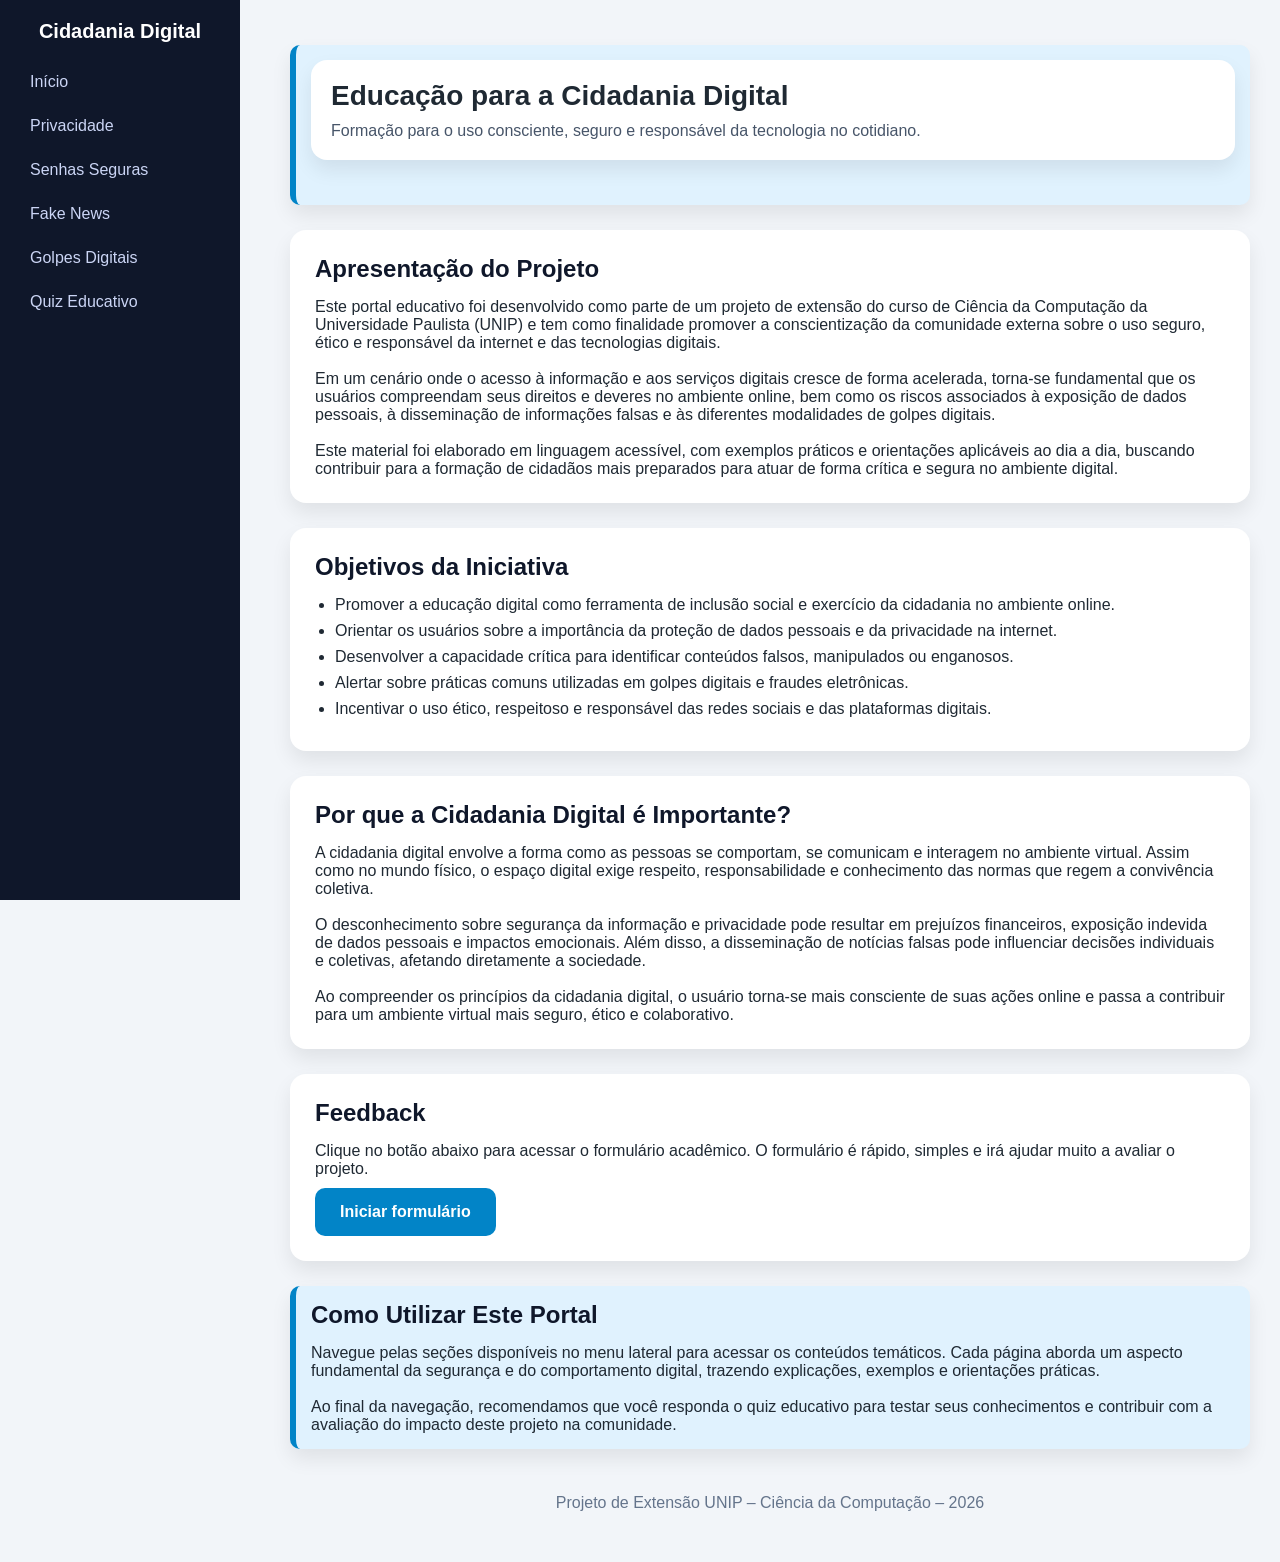
<file: index.html>
<!DOCTYPE html>
<html lang="pt-br">
<head>
  <meta charset="UTF-8">
  <title>Cidadania Digital e Segurança Online</title>
  <link rel="stylesheet" href="css/style.css">
</head>
<body>

<div class="container">

  <aside class="sidebar">
    <h2>Cidadania Digital</h2>
    <a href="index.html">Início</a>
    <a href="pages/privacidade.html">Privacidade</a>
    <a href="pages/senhas.html">Senhas Seguras</a>
    <a href="pages/fake-news.html">Fake News</a>
    <a href="pages/golpes.html">Golpes Digitais</a>
    <a href="pages/quiz.html">Quiz Educativo</a>
  </aside>

  <main class="content">
    <section class="section highlight">
    <header>
      <h1>Educação para a Cidadania Digital</h1>
      <p>Formação para o uso consciente, seguro e responsável da tecnologia no cotidiano.</p>
    </header>
    </section>
    <section class="section">
      <h2>Apresentação do Projeto</h2>
      <p>
        Este portal educativo foi desenvolvido como parte de um projeto de extensão do
        curso de Ciência da Computação da Universidade Paulista (UNIP) e tem como
        finalidade promover a conscientização da comunidade externa sobre o uso seguro,
        ético e responsável da internet e das tecnologias digitais.
      </p> <br>
      <p>
        Em um cenário onde o acesso à informação e aos serviços digitais cresce de forma
        acelerada, torna-se fundamental que os usuários compreendam seus direitos e
        deveres no ambiente online, bem como os riscos associados à exposição de dados
        pessoais, à disseminação de informações falsas e às diferentes modalidades de
        golpes digitais.
      </p> <br>
      <p>
        Este material foi elaborado em linguagem acessível, com exemplos práticos e
        orientações aplicáveis ao dia a dia, buscando contribuir para a formação de
        cidadãos mais preparados para atuar de forma crítica e segura no ambiente
        digital.
      </p>
    </section>

    <section class="section">
      <h2>Objetivos da Iniciativa</h2>
      <ul>
        <li>
          Promover a educação digital como ferramenta de inclusão social e exercício da
          cidadania no ambiente online.
        </li>
        <li>
          Orientar os usuários sobre a importância da proteção de dados pessoais e da
          privacidade na internet.
        </li>
        <li>
          Desenvolver a capacidade crítica para identificar conteúdos falsos,
          manipulados ou enganosos.
        </li>
        <li>
          Alertar sobre práticas comuns utilizadas em golpes digitais e fraudes
          eletrônicas.
        </li>
        <li>
          Incentivar o uso ético, respeitoso e responsável das redes sociais e das
          plataformas digitais.
        </li>
      </ul>
    </section>

    <section class="section">
      <h2>Por que a Cidadania Digital é Importante?</h2>
      <p>
        A cidadania digital envolve a forma como as pessoas se comportam, se comunicam e
        interagem no ambiente virtual. Assim como no mundo físico, o espaço digital
        exige respeito, responsabilidade e conhecimento das normas que regem a
        convivência coletiva.
      </p> <br>
      <p>
        O desconhecimento sobre segurança da informação e privacidade pode resultar em
        prejuízos financeiros, exposição indevida de dados pessoais e impactos
        emocionais. Além disso, a disseminação de notícias falsas pode influenciar
        decisões individuais e coletivas, afetando diretamente a sociedade.
      </p> <br>
      <p>
        Ao compreender os princípios da cidadania digital, o usuário torna-se mais
        consciente de suas ações online e passa a contribuir para um ambiente virtual
        mais seguro, ético e colaborativo.
      </p>
    </section>

    <section class="section">
      <h2>Feedback</h2>
      <p>
        Clique no botão abaixo para acessar o formulário acadêmico. O formulário é rápido,
        simples e irá ajudar muito a avaliar o projeto.
      </p>
      <a href="https://forms.gle/BdRm32YDaE4na8Ng9" target="_blank"
         style="
           display:inline-block;
           background:#0284c7;
           color:white;
           padding:15px 25px;
           border-radius:10px;
           text-decoration:none;
           font-weight:bold;
           margin-top:10px;
         ">
         Iniciar formulário
      </a>
    </section>

    <section class="section highlight">
      <h2>Como Utilizar Este Portal</h2>
      <p>
        Navegue pelas seções disponíveis no menu lateral para acessar os conteúdos
        temáticos. Cada página aborda um aspecto fundamental da segurança e do
        comportamento digital, trazendo explicações, exemplos e orientações práticas.
      </p> <br>
      <p>
        Ao final da navegação, recomendamos que você responda o quiz educativo para
        testar seus conhecimentos e contribuir com a avaliação do impacto deste
        projeto na comunidade.
      </p>
    </section>

    <footer>
      <p>Projeto de Extensão UNIP – Ciência da Computação – 2026</p>
    </footer>
  </main>

</div>

</body>
</html>
</file>
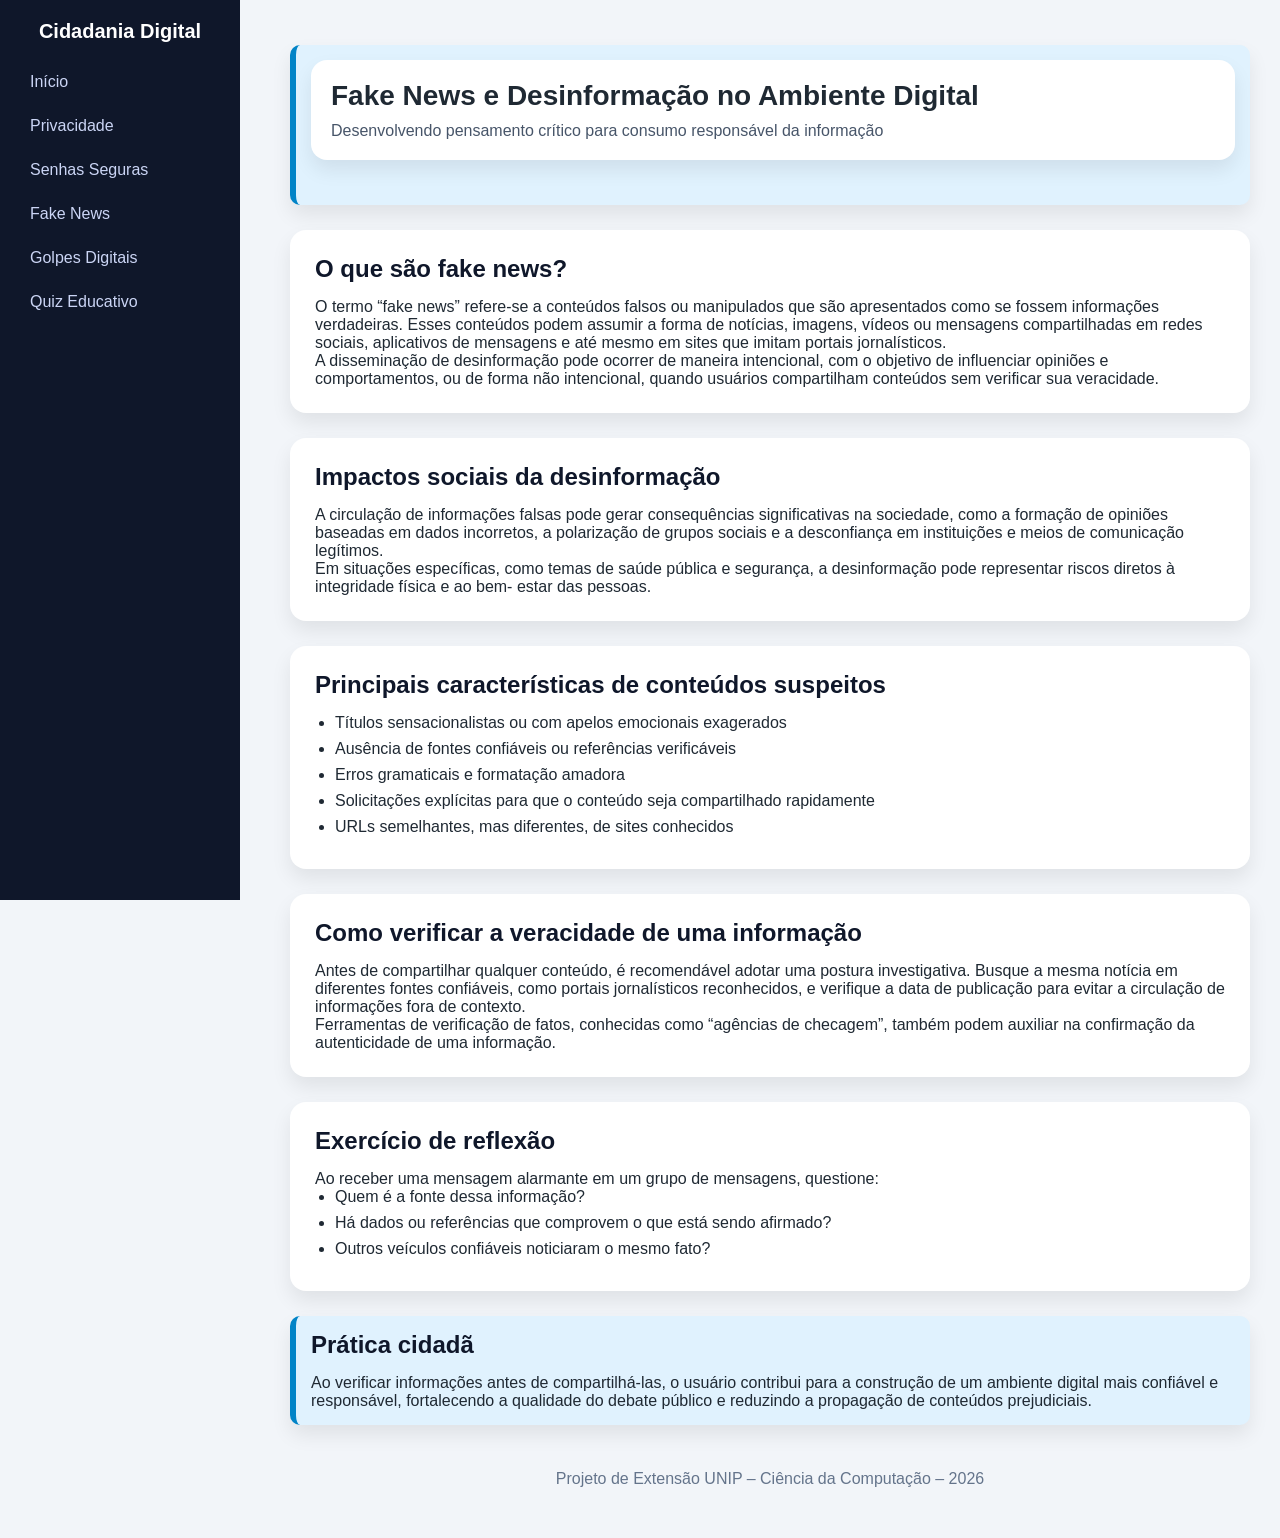
<file: pages/fake-news.html>
<!DOCTYPE html>
<html lang="pt-br">
<head>
  <meta charset="UTF-8">
  <title>Fake News e Desinformação</title>
  <link rel="stylesheet" href="../css/style.css">
</head>
<body>

<div class="container">

  <aside class="sidebar">
    <h2>Cidadania Digital</h2>
    <a href="../index.html">Início</a>
    <a href="privacidade.html">Privacidade</a>
    <a href="senhas.html">Senhas Seguras</a>
    <a href="fake-news.html">Fake News</a>
    <a href="golpes.html">Golpes Digitais</a>
    <a href="quiz.html">Quiz Educativo</a>
  </aside>

  <main class="content">
    <section class="section highlight">
    <header>
      <h1>Fake News e Desinformação no Ambiente Digital</h1>
      <p>Desenvolvendo pensamento crítico para consumo responsável da informação</p>
    </header>
    </section>

    <section class="section">
      <h2>O que são fake news?</h2>
      <p>
        O termo “fake news” refere-se a conteúdos falsos ou manipulados que são
        apresentados como se fossem informações verdadeiras. Esses conteúdos podem
        assumir a forma de notícias, imagens, vídeos ou mensagens compartilhadas em
        redes sociais, aplicativos de mensagens e até mesmo em sites que imitam portais
        jornalísticos.
      </p>
      <p>
        A disseminação de desinformação pode ocorrer de maneira intencional, com o
        objetivo de influenciar opiniões e comportamentos, ou de forma não intencional,
        quando usuários compartilham conteúdos sem verificar sua veracidade.
      </p>
    </section>

    <section class="section">
      <h2>Impactos sociais da desinformação</h2>
      <p>
        A circulação de informações falsas pode gerar consequências significativas na
        sociedade, como a formação de opiniões baseadas em dados incorretos, a
        polarização de grupos sociais e a desconfiança em instituições e meios de
        comunicação legítimos.
      </p>
      <p>
        Em situações específicas, como temas de saúde pública e segurança, a
        desinformação pode representar riscos diretos à integridade física e ao bem-
        estar das pessoas.
      </p>
    </section>

    <section class="section">
      <h2>Principais características de conteúdos suspeitos</h2>
      <ul>
        <li>Títulos sensacionalistas ou com apelos emocionais exagerados</li>
        <li>Ausência de fontes confiáveis ou referências verificáveis</li>
        <li>Erros gramaticais e formatação amadora</li>
        <li>Solicitações explícitas para que o conteúdo seja compartilhado rapidamente</li>
        <li>URLs semelhantes, mas diferentes, de sites conhecidos</li>
      </ul>
    </section>

    <section class="section">
      <h2>Como verificar a veracidade de uma informação</h2>
      <p>
        Antes de compartilhar qualquer conteúdo, é recomendável adotar uma postura
        investigativa. Busque a mesma notícia em diferentes fontes confiáveis, como
        portais jornalísticos reconhecidos, e verifique a data de publicação para
        evitar a circulação de informações fora de contexto.
      </p>
      <p>
        Ferramentas de verificação de fatos, conhecidas como “agências de checagem”,
        também podem auxiliar na confirmação da autenticidade de uma informação.
      </p>
    </section>

    <section class="section">
      <h2>Exercício de reflexão</h2>
      <p>
        Ao receber uma mensagem alarmante em um grupo de mensagens, questione:
      </p>
      <ul>
        <li>Quem é a fonte dessa informação?</li>
        <li>Há dados ou referências que comprovem o que está sendo afirmado?</li>
        <li>Outros veículos confiáveis noticiaram o mesmo fato?</li>
      </ul>
    </section>

    <section class="section highlight">
      <h2>Prática cidadã</h2>
      <p>
        Ao verificar informações antes de compartilhá-las, o usuário contribui para a
        construção de um ambiente digital mais confiável e responsável, fortalecendo a
        qualidade do debate público e reduzindo a propagação de conteúdos prejudiciais.
      </p>
    </section>

    <footer>
      <p>Projeto de Extensão UNIP – Ciência da Computação – 2026</p>
    </footer>
  </main>

</div>

</body>
</html>
</file>
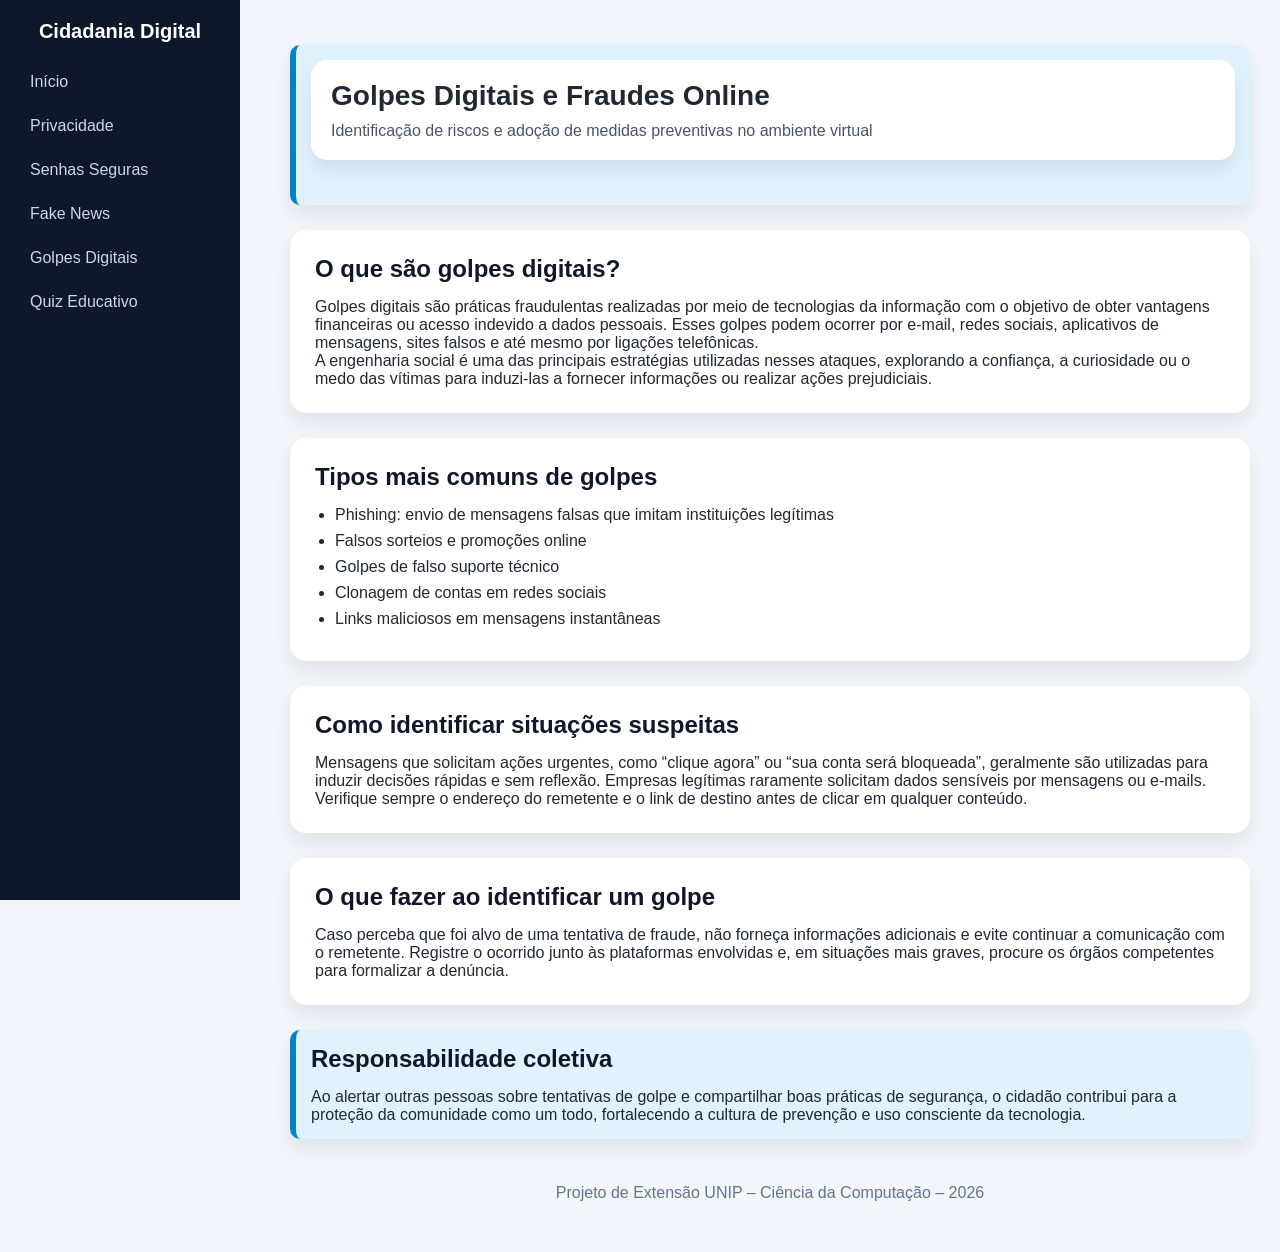
<file: pages/golpes.html>
<!DOCTYPE html>
<html lang="pt-br">
<head>
  <meta charset="UTF-8">
  <title>Golpes Digitais</title>
  <link rel="stylesheet" href="../css/style.css">
</head>
<body>

<div class="container">

  <aside class="sidebar">
    <h2>Cidadania Digital</h2>
    <a href="../index.html">Início</a>
    <a href="privacidade.html">Privacidade</a>
    <a href="senhas.html">Senhas Seguras</a>
    <a href="fake-news.html">Fake News</a>
    <a href="golpes.html">Golpes Digitais</a>
    <a href="quiz.html">Quiz Educativo</a>
  </aside>

  <main class="content">
    <section class="section highlight">
    <header>
      <h1>Golpes Digitais e Fraudes Online</h1>
      <p>Identificação de riscos e adoção de medidas preventivas no ambiente virtual</p>
    </header>
    </section>

    <section class="section">
      <h2>O que são golpes digitais?</h2>
      <p>
        Golpes digitais são práticas fraudulentas realizadas por meio de tecnologias da
        informação com o objetivo de obter vantagens financeiras ou acesso indevido a
        dados pessoais. Esses golpes podem ocorrer por e-mail, redes sociais, aplicativos
        de mensagens, sites falsos e até mesmo por ligações telefônicas.
      </p>
      <p>
        A engenharia social é uma das principais estratégias utilizadas nesses ataques,
        explorando a confiança, a curiosidade ou o medo das vítimas para induzi-las a
        fornecer informações ou realizar ações prejudiciais.
      </p>
    </section>

    <section class="section">
      <h2>Tipos mais comuns de golpes</h2>
      <ul>
        <li>Phishing: envio de mensagens falsas que imitam instituições legítimas</li>
        <li>Falsos sorteios e promoções online</li>
        <li>Golpes de falso suporte técnico</li>
        <li>Clonagem de contas em redes sociais</li>
        <li>Links maliciosos em mensagens instantâneas</li>
      </ul>
    </section>

    <section class="section">
      <h2>Como identificar situações suspeitas</h2>
      <p>
        Mensagens que solicitam ações urgentes, como “clique agora” ou “sua conta será
        bloqueada”, geralmente são utilizadas para induzir decisões rápidas e sem
        reflexão. Empresas legítimas raramente solicitam dados sensíveis por mensagens
        ou e-mails.
      </p>
      <p>
        Verifique sempre o endereço do remetente e o link de destino antes de clicar em
        qualquer conteúdo.
      </p>
    </section>

    <section class="section">
      <h2>O que fazer ao identificar um golpe</h2>
      <p>
        Caso perceba que foi alvo de uma tentativa de fraude, não forneça informações
        adicionais e evite continuar a comunicação com o remetente. Registre o ocorrido
        junto às plataformas envolvidas e, em situações mais graves, procure os órgãos
        competentes para formalizar a denúncia.
      </p>
    </section>

    <section class="section highlight">
      <h2>Responsabilidade coletiva</h2>
      <p>
        Ao alertar outras pessoas sobre tentativas de golpe e compartilhar boas práticas
        de segurança, o cidadão contribui para a proteção da comunidade como um todo,
        fortalecendo a cultura de prevenção e uso consciente da tecnologia.
      </p>
    </section>

    <footer>
      <p>Projeto de Extensão UNIP – Ciência da Computação – 2026</p>
    </footer>
  </main>

</div>

</body>
</html>
</file>
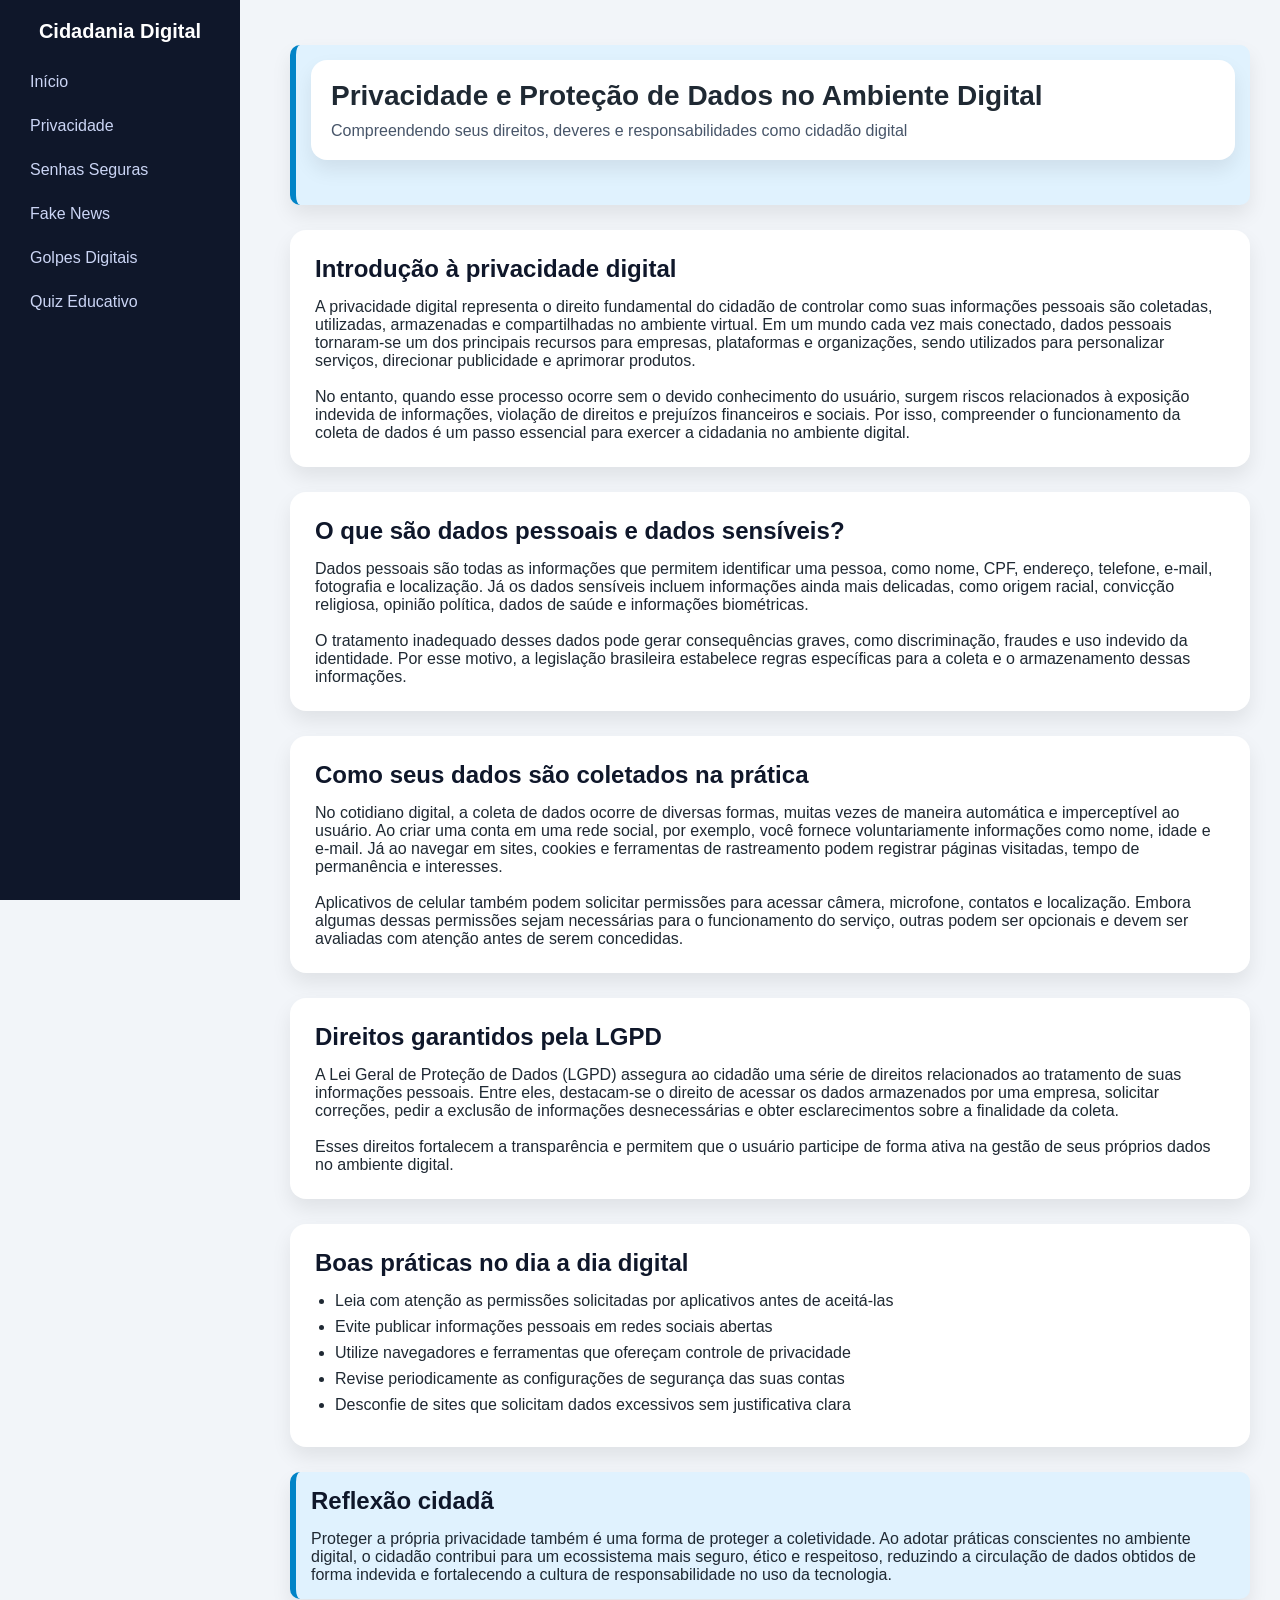
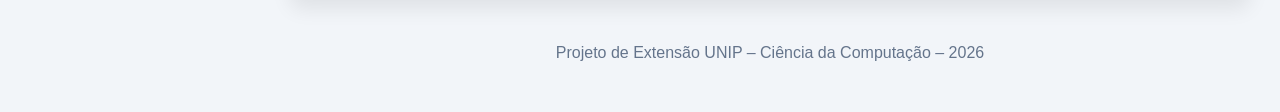
<file: pages/privacidade.html>
<!DOCTYPE html>
<html lang="pt-br">
<head>
  <meta charset="UTF-8">
  <title>Privacidade Digital</title>
  <link rel="stylesheet" href="../css/style.css">
</head>
<body>

<div class="container">

  <aside class="sidebar">
    <h2>Cidadania Digital</h2>
    <a href="../index.html">Início</a>
    <a href="privacidade.html">Privacidade</a>
    <a href="senhas.html">Senhas Seguras</a>
    <a href="fake-news.html">Fake News</a>
    <a href="golpes.html">Golpes Digitais</a>
    <a href="quiz.html">Quiz Educativo</a>
  </aside>

  <main class="content">
    <section class="section highlight">
    <header>
      <h1>Privacidade e Proteção de Dados no Ambiente Digital</h1>
      <p>Compreendendo seus direitos, deveres e responsabilidades como cidadão digital</p>
    </header>
    </section>

    <section class="section">
      <h2>Introdução à privacidade digital</h2>
      <p>
        A privacidade digital representa o direito fundamental do cidadão de controlar
        como suas informações pessoais são coletadas, utilizadas, armazenadas e
        compartilhadas no ambiente virtual. Em um mundo cada vez mais conectado, dados
        pessoais tornaram-se um dos principais recursos para empresas, plataformas e
        organizações, sendo utilizados para personalizar serviços, direcionar
        publicidade e aprimorar produtos.
      </p> <br>
      <p>
        No entanto, quando esse processo ocorre sem o devido conhecimento do usuário,
        surgem riscos relacionados à exposição indevida de informações, violação de
        direitos e prejuízos financeiros e sociais. Por isso, compreender o funcionamento
        da coleta de dados é um passo essencial para exercer a cidadania no ambiente
        digital.
      </p>
    </section>

    <section class="section">
      <h2>O que são dados pessoais e dados sensíveis?</h2>
      <p>
        Dados pessoais são todas as informações que permitem identificar uma pessoa,
        como nome, CPF, endereço, telefone, e-mail, fotografia e localização. Já os dados
        sensíveis incluem informações ainda mais delicadas, como origem racial, convicção
        religiosa, opinião política, dados de saúde e informações biométricas.
      </p> <br>
      <p>
        O tratamento inadequado desses dados pode gerar consequências graves, como
        discriminação, fraudes e uso indevido da identidade. Por esse motivo, a legislação
        brasileira estabelece regras específicas para a coleta e o armazenamento dessas
        informações.
      </p>
    </section>

    <section class="section">
      <h2>Como seus dados são coletados na prática</h2>
      <p>
        No cotidiano digital, a coleta de dados ocorre de diversas formas, muitas vezes
        de maneira automática e imperceptível ao usuário. Ao criar uma conta em uma rede
        social, por exemplo, você fornece voluntariamente informações como nome, idade e
        e-mail. Já ao navegar em sites, cookies e ferramentas de rastreamento podem
        registrar páginas visitadas, tempo de permanência e interesses.
      </p> <br>
      <p>
        Aplicativos de celular também podem solicitar permissões para acessar câmera,
        microfone, contatos e localização. Embora algumas dessas permissões sejam
        necessárias para o funcionamento do serviço, outras podem ser opcionais e devem
        ser avaliadas com atenção antes de serem concedidas.
      </p>
    </section>

    <section class="section">
      <h2>Direitos garantidos pela LGPD</h2>
      <p>
        A Lei Geral de Proteção de Dados (LGPD) assegura ao cidadão uma série de direitos
        relacionados ao tratamento de suas informações pessoais. Entre eles, destacam-se
        o direito de acessar os dados armazenados por uma empresa, solicitar correções,
        pedir a exclusão de informações desnecessárias e obter esclarecimentos sobre a
        finalidade da coleta.
      </p> <br>
      <p>
        Esses direitos fortalecem a transparência e permitem que o usuário participe de
        forma ativa na gestão de seus próprios dados no ambiente digital.
      </p>
    </section>

    <section class="section">
      <h2>Boas práticas no dia a dia digital</h2>
      <ul>
        <li>Leia com atenção as permissões solicitadas por aplicativos antes de aceitá-las</li>
        <li>Evite publicar informações pessoais em redes sociais abertas</li>
        <li>Utilize navegadores e ferramentas que ofereçam controle de privacidade</li>
        <li>Revise periodicamente as configurações de segurança das suas contas</li>
        <li>Desconfie de sites que solicitam dados excessivos sem justificativa clara</li>
      </ul>
    </section>

    <section class="section highlight">
      <h2>Reflexão cidadã</h2>
      <p>
        Proteger a própria privacidade também é uma forma de proteger a coletividade. Ao
        adotar práticas conscientes no ambiente digital, o cidadão contribui para um
        ecossistema mais seguro, ético e respeitoso, reduzindo a circulação de dados
        obtidos de forma indevida e fortalecendo a cultura de responsabilidade no uso da
        tecnologia.
      </p>
    </section>

    <footer>
      <p>Projeto de Extensão UNIP – Ciência da Computação – 2026</p>
    </footer>
  </main>

</div>

</body>
</html>
</file>
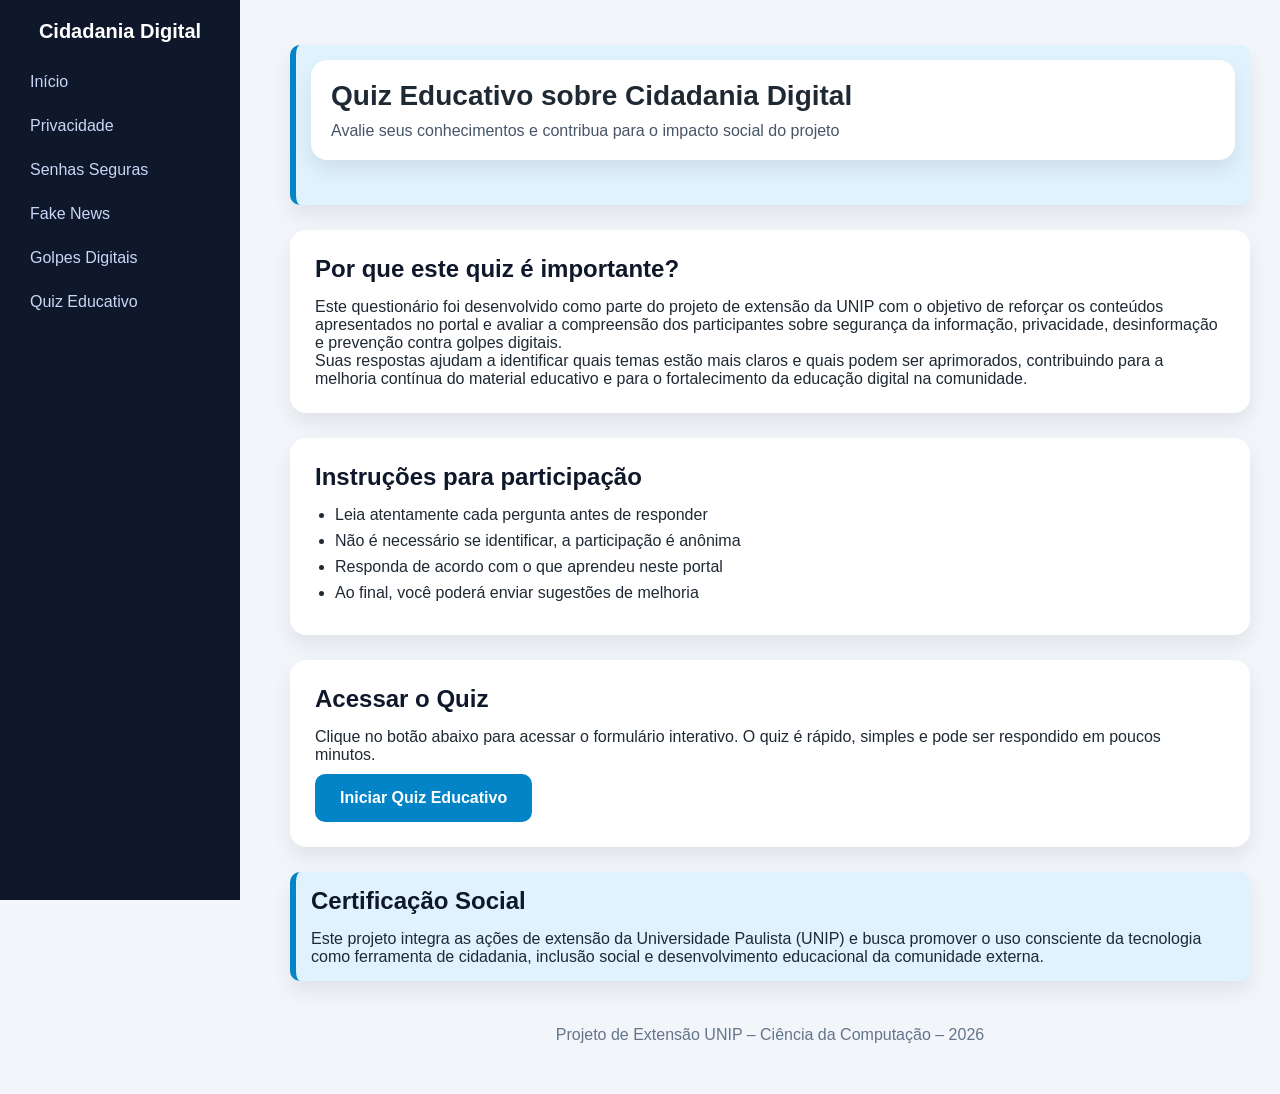
<file: pages/quiz.html>
<!DOCTYPE html>
<html lang="pt-br">
<head>
  <meta charset="UTF-8">
  <title>Quiz Educativo</title>
  <link rel="stylesheet" href="../css/style.css">
</head>
<body>

<div class="container">

  <aside class="sidebar">
    <h2>Cidadania Digital</h2>
    <a href="../index.html">Início</a>
    <a href="privacidade.html">Privacidade</a>
    <a href="senhas.html">Senhas Seguras</a>
    <a href="fake-news.html">Fake News</a>
    <a href="golpes.html">Golpes Digitais</a>
    <a href="quiz.html">Quiz Educativo</a>
  </aside>

  <main class="content">
    <section class="section highlight">
    <header>
      <h1>Quiz Educativo sobre Cidadania Digital</h1>
      <p>Avalie seus conhecimentos e contribua para o impacto social do projeto</p>
    </header>
    </section>

    <section class="section">
      <h2>Por que este quiz é importante?</h2>
      <p>
        Este questionário foi desenvolvido como parte do projeto de extensão da UNIP
        com o objetivo de reforçar os conteúdos apresentados no portal e avaliar a
        compreensão dos participantes sobre segurança da informação, privacidade,
        desinformação e prevenção contra golpes digitais.
      </p>
      <p>
        Suas respostas ajudam a identificar quais temas estão mais claros e quais
        podem ser aprimorados, contribuindo para a melhoria contínua do material
        educativo e para o fortalecimento da educação digital na comunidade.
      </p>
    </section>

    <section class="section">
      <h2>Instruções para participação</h2>
      <ul>
        <li>Leia atentamente cada pergunta antes de responder</li>
        <li>Não é necessário se identificar, a participação é anônima</li>
        <li>Responda de acordo com o que aprendeu neste portal</li>
        <li>Ao final, você poderá enviar sugestões de melhoria</li>
      </ul>
    </section>

    <section class="section">
      <h2>Acessar o Quiz</h2>
      <p>
        Clique no botão abaixo para acessar o formulário interativo. O quiz é rápido,
        simples e pode ser respondido em poucos minutos.
      </p>

      <a href="https://forms.gle/7XsJTXKePBvhtXok7" target="_blank"
         style="
           display:inline-block;
           background:#0284c7;
           color:white;
           padding:15px 25px;
           border-radius:10px;
           text-decoration:none;
           font-weight:bold;
           margin-top:10px;
         ">
         Iniciar Quiz Educativo
      </a>
    </section>

    <section class="section highlight">
      <h2>Certificação Social</h2>
      <p>
        Este projeto integra as ações de extensão da Universidade Paulista (UNIP) e
        busca promover o uso consciente da tecnologia como ferramenta de cidadania,
        inclusão social e desenvolvimento educacional da comunidade externa.
      </p>
    </section>

    <footer>
      <p>Projeto de Extensão UNIP – Ciência da Computação – 2026</p>
    </footer>
  </main>

</div>

</body>
</html>
</file>
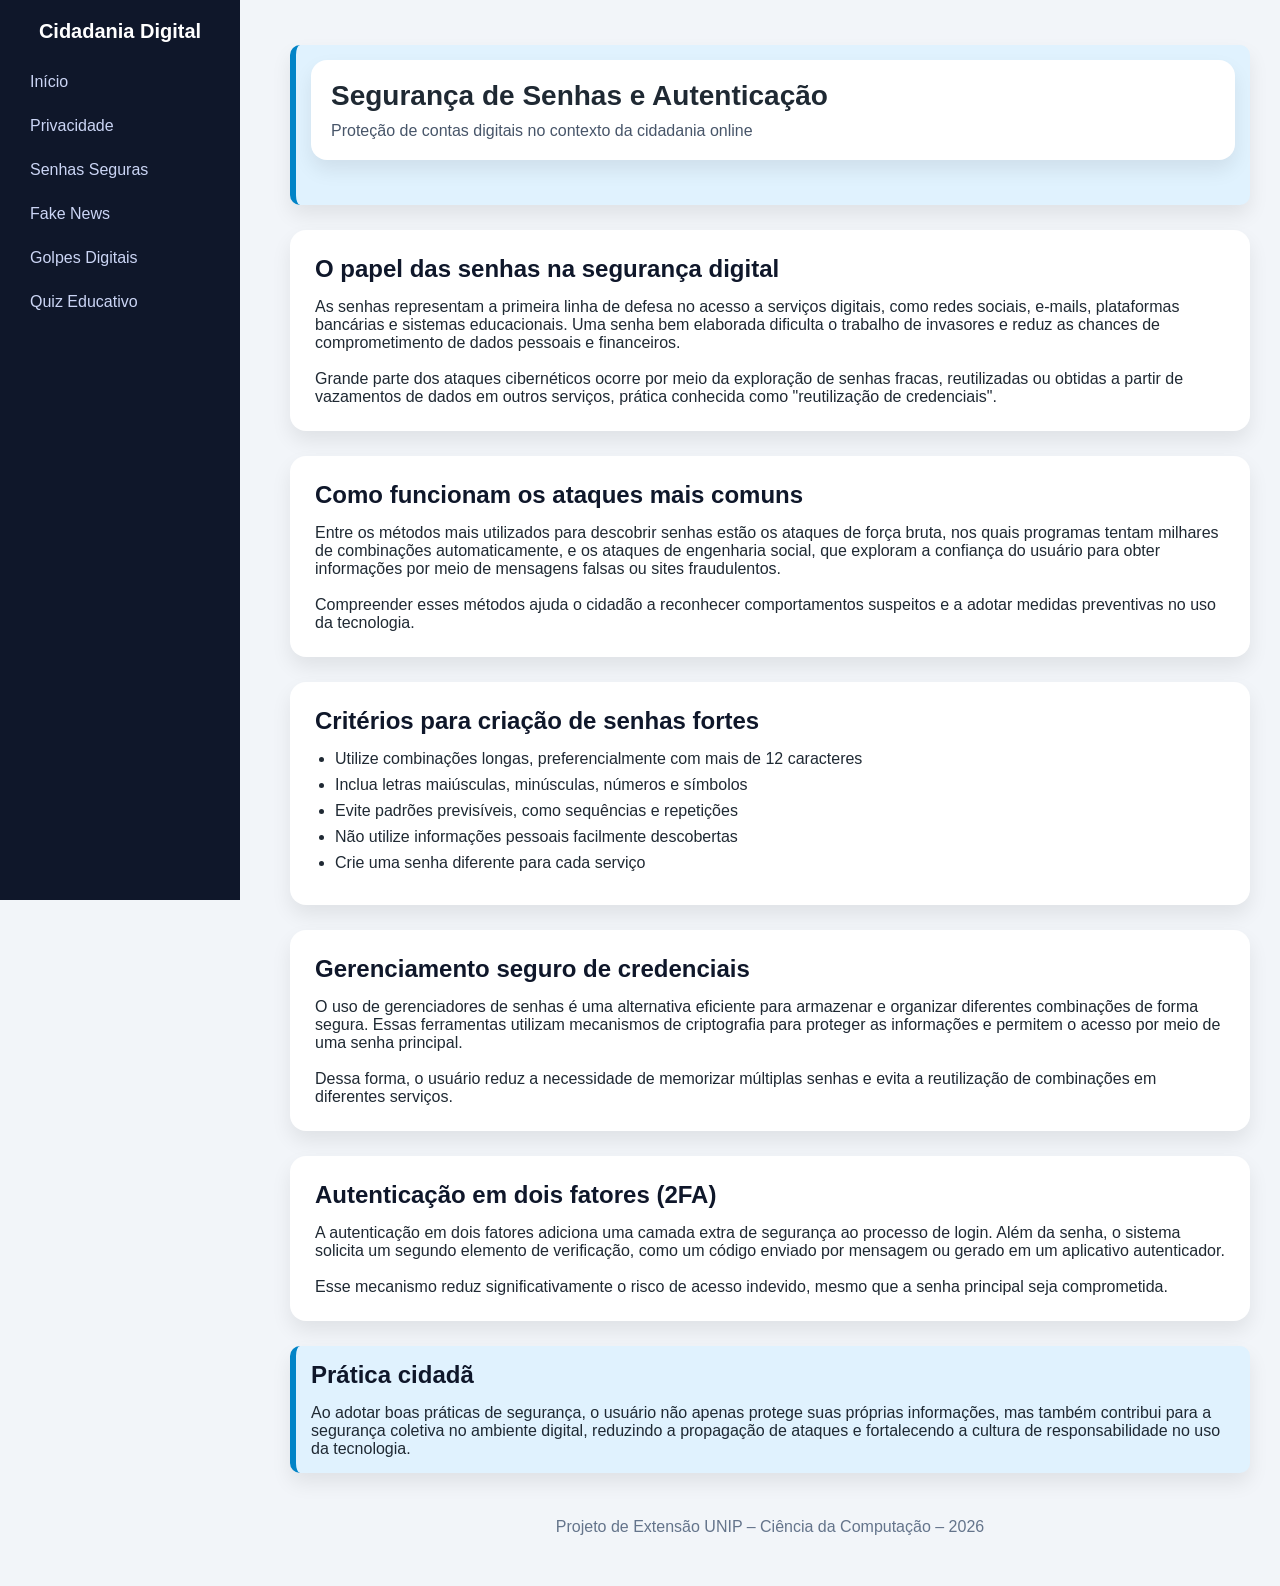
<file: pages/senhas.html>
<!DOCTYPE html>
<html lang="pt-br">
<head>
  <meta charset="UTF-8">
  <title>Senhas Seguras</title>
  <link rel="stylesheet" href="../css/style.css">
</head>
<body>

<div class="container">

  <aside class="sidebar">
    <h2>Cidadania Digital</h2>
    <a href="../index.html">Início</a>
    <a href="privacidade.html">Privacidade</a>
    <a href="senhas.html">Senhas Seguras</a>
    <a href="fake-news.html">Fake News</a>
    <a href="golpes.html">Golpes Digitais</a>
    <a href="quiz.html">Quiz Educativo</a>
  </aside>

  <main class="content">
    <section class="section highlight">
    <header>
      <h1>Segurança de Senhas e Autenticação</h1>
      <p>Proteção de contas digitais no contexto da cidadania online</p>
    </header>
    </section>

    <section class="section">
      <h2>O papel das senhas na segurança digital</h2>
      <p>
        As senhas representam a primeira linha de defesa no acesso a serviços digitais,
        como redes sociais, e-mails, plataformas bancárias e sistemas educacionais. Uma
        senha bem elaborada dificulta o trabalho de invasores e reduz as chances de
        comprometimento de dados pessoais e financeiros.
      </p><br>
      <p>
        Grande parte dos ataques cibernéticos ocorre por meio da exploração de senhas
        fracas, reutilizadas ou obtidas a partir de vazamentos de dados em outros
        serviços, prática conhecida como "reutilização de credenciais".
      </p>
    </section>

    <section class="section">
      <h2>Como funcionam os ataques mais comuns</h2>
      <p>
        Entre os métodos mais utilizados para descobrir senhas estão os ataques de força
        bruta, nos quais programas tentam milhares de combinações automaticamente, e os
        ataques de engenharia social, que exploram a confiança do usuário para obter
        informações por meio de mensagens falsas ou sites fraudulentos.
      </p><br>
      <p>
        Compreender esses métodos ajuda o cidadão a reconhecer comportamentos suspeitos
        e a adotar medidas preventivas no uso da tecnologia.
      </p>
    </section>

    <section class="section">
      <h2>Critérios para criação de senhas fortes</h2>
      <ul>
        <li>Utilize combinações longas, preferencialmente com mais de 12 caracteres</li>
        <li>Inclua letras maiúsculas, minúsculas, números e símbolos</li>
        <li>Evite padrões previsíveis, como sequências e repetições</li>
        <li>Não utilize informações pessoais facilmente descobertas</li>
        <li>Crie uma senha diferente para cada serviço</li>
      </ul>
    </section>

    <section class="section">
      <h2>Gerenciamento seguro de credenciais</h2>
      <p>
        O uso de gerenciadores de senhas é uma alternativa eficiente para armazenar e
        organizar diferentes combinações de forma segura. Essas ferramentas utilizam
        mecanismos de criptografia para proteger as informações e permitem o acesso por
        meio de uma senha principal.
      </p><br>
      <p>
        Dessa forma, o usuário reduz a necessidade de memorizar múltiplas senhas e evita
        a reutilização de combinações em diferentes serviços.
      </p>
    </section>

    <section class="section">
      <h2>Autenticação em dois fatores (2FA)</h2>
      <p>
        A autenticação em dois fatores adiciona uma camada extra de segurança ao processo
        de login. Além da senha, o sistema solicita um segundo elemento de verificação,
        como um código enviado por mensagem ou gerado em um aplicativo autenticador.
      </p><br>
      <p>
        Esse mecanismo reduz significativamente o risco de acesso indevido, mesmo que a
        senha principal seja comprometida.
      </p>
    </section>

    <section class="section highlight">
      <h2>Prática cidadã</h2>
      <p>
        Ao adotar boas práticas de segurança, o usuário não apenas protege suas próprias
        informações, mas também contribui para a segurança coletiva no ambiente digital,
        reduzindo a propagação de ataques e fortalecendo a cultura de responsabilidade no
        uso da tecnologia.
      </p>
    </section>

    <footer>
      <p>Projeto de Extensão UNIP – Ciência da Computação – 2026</p>
    </footer>
  </main>

</div>

</body>
</html>
</file>
<file: css/style.css>
* {
  box-sizing: border-box;
  margin: 0;
  padding: 0;
  font-family: "Segoe UI", Arial, sans-serif;
}

body {
  background: #f2f5f9;
  color: #1f2933;
}

/* Layout */
.container {
  display: flex;
  min-height: 100vh;
}

/* Sidebar */
.sidebar {
  width: 240px;
  background: #0f172a;
  color: #fff;
  padding: 20px;
  position: fixed;
  height: 100vh;
}

.sidebar h2 {
  font-size: 20px;
  margin-bottom: 20px;
  text-align: center;
}

.sidebar a {
  display: block;
  color: #cbd5f5;
  text-decoration: none;
  padding: 10px;
  border-radius: 8px;
  margin-bottom: 6px;
  transition: 0.2s;
}

.sidebar a:hover {
  background: #1e293b;
  color: #fff;
}

/* Content */
.content {
  margin-left: 260px;
  padding: 30px;
  width: 100%;
}

header {
  background: #ffffff;
  padding: 20px;
  border-radius: 16px;
  margin-bottom: 30px;
  box-shadow: 0 10px 20px rgba(0,0,0,0.08);
}

header h1 {
  font-size: 28px;
  margin-bottom: 10px;
}

header p {
  color: #475569;
}

.section {
  background: #ffffff;
  padding: 25px;
  border-radius: 16px;
  margin-bottom: 25px;
  box-shadow: 0 10px 20px rgba(0,0,0,0.08);
}

.section h2 {
  color: #0f172a;
  margin-bottom: 15px;
}

.section ul {
  margin-left: 20px;
}

.section li {
  margin-bottom: 8px;
}

/* Highlight Box */
.highlight {
  background: #e0f2fe;
  padding: 15px;
  border-left: 6px solid #0284c7;
  border-radius: 10px;
  margin-top: 15px;
}

/* Footer */
footer {
  text-align: center;
  padding: 20px;
  color: #64748b;
}

/* Mobile */
@media (max-width: 768px) {
  .sidebar {
    position: relative;
    width: 100%;
    height: auto;
  }

  .content {
    margin-left: 0;
  }
}
</file>
